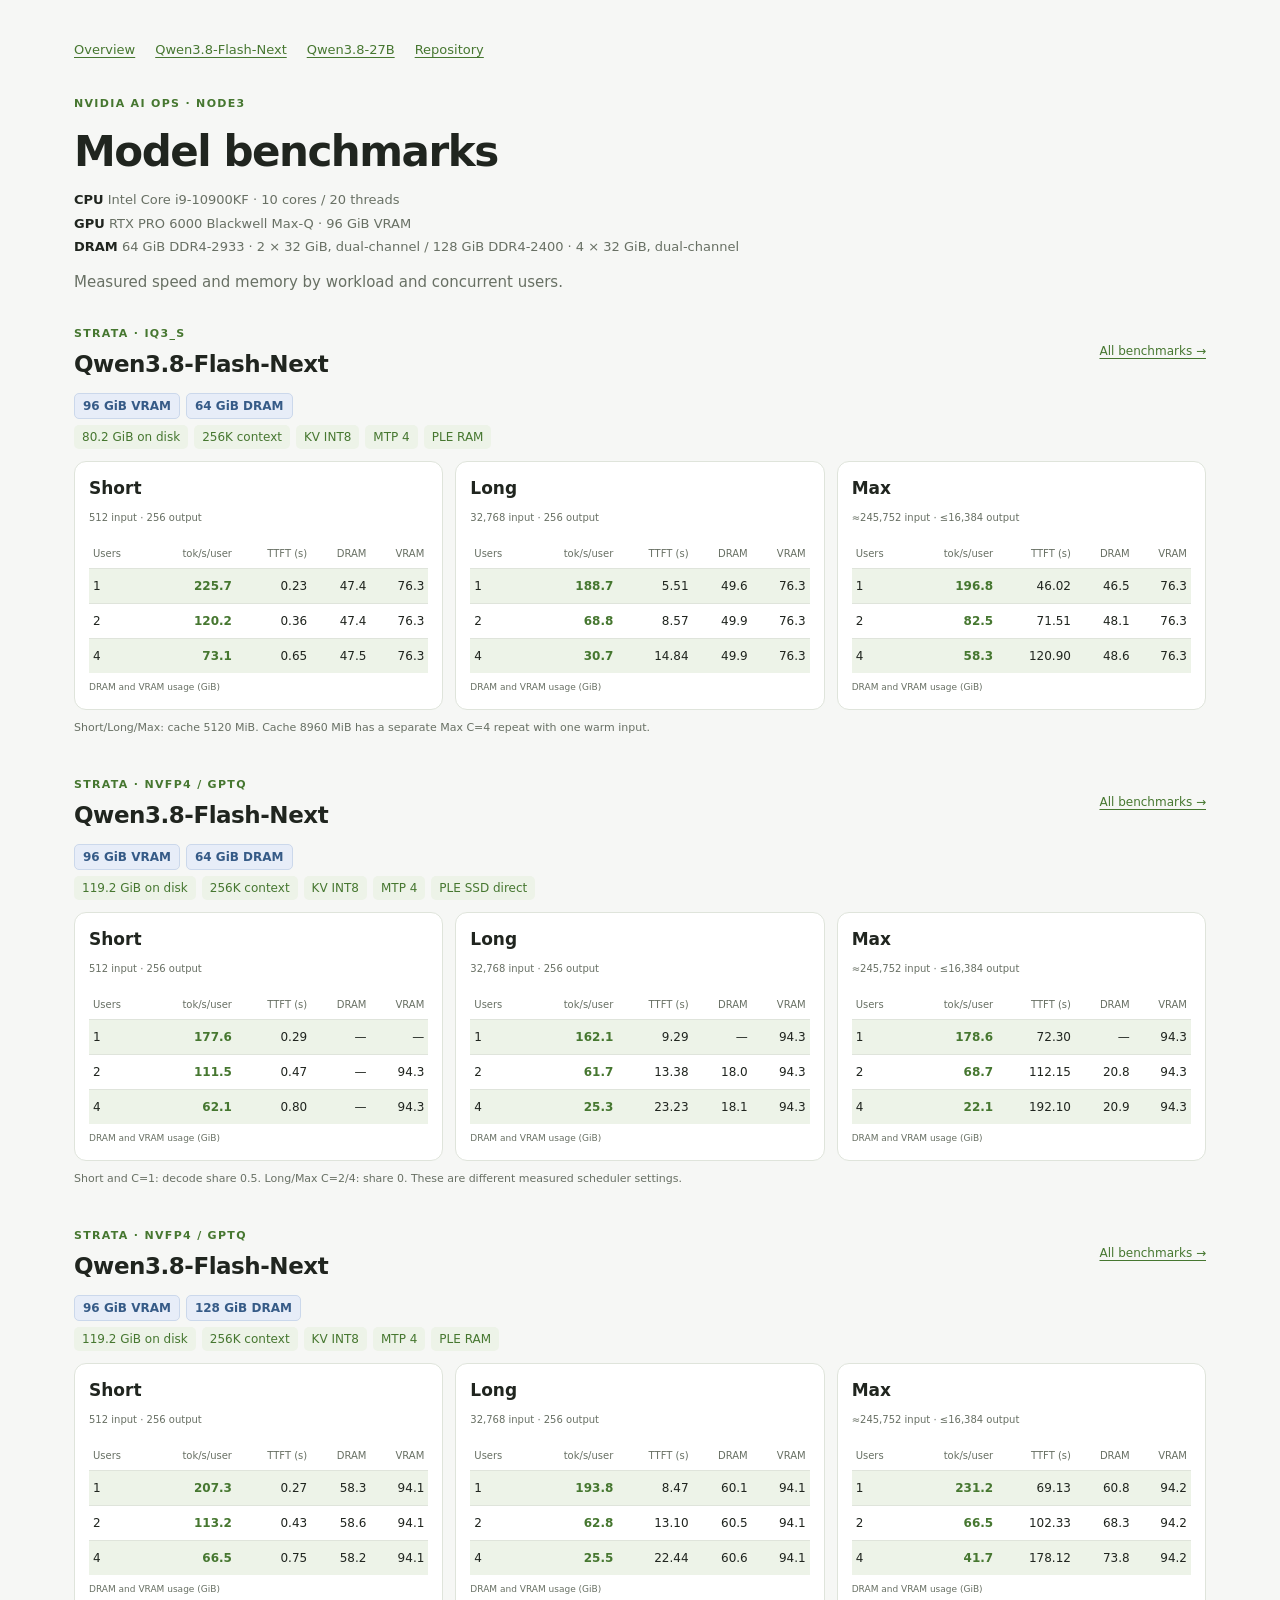
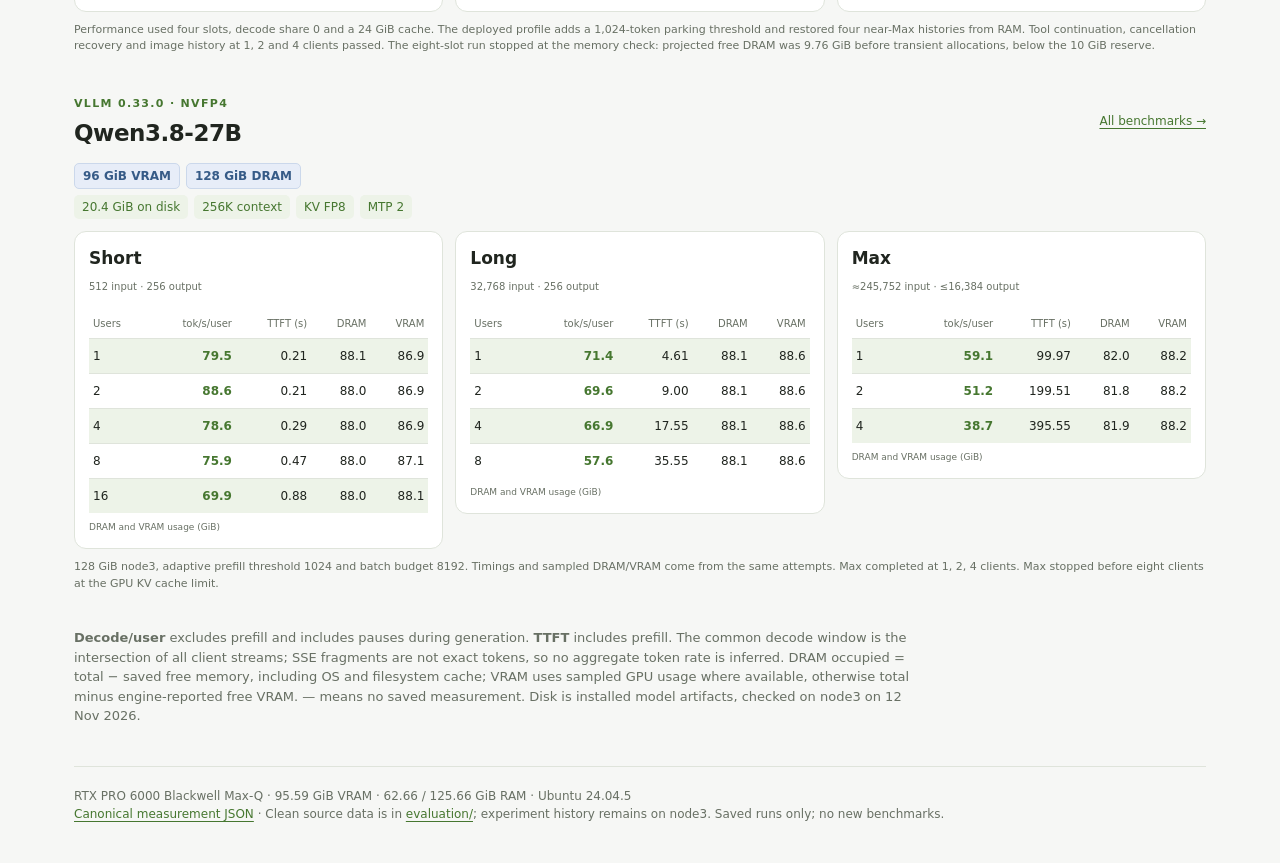
<file: reports/index.html>
<!doctype html>
<html lang="en">
<head>
<meta charset="utf-8">
<meta name="viewport" content="width=device-width, initial-scale=1">
<title>Model benchmarks · NVIDIA AI Ops</title>
<link rel="stylesheet" href="report.css?v=occupied">
<script src="report.js?v=27b-128g-overview" defer>
</script>
</head>
<body data-model="">
<main>
<nav>
<a href="index.html">Overview</a>
<a href="qwen38-flash-next.html">Qwen3.8-Flash-Next</a>
<a href="qwen38-27b.html">Qwen3.8-27B</a>
<a href="https://github.com/romancone/nvidia-ai-ops">Repository</a>
</nav>
<p class="eyebrow">NVIDIA AI Ops · node3</p>
<h1>Model benchmarks</h1>
<div class="platform" data-platform aria-label="Benchmark hardware"></div>
<p class="muted">Measured speed and memory by workload and concurrent users.</p>

<div id="cards" class="cards">
</div>
<p id="loading" class="muted">Loading saved measurements…</p>
<p class="legend">
<strong>Decode/user</strong> excludes prefill and includes pauses during generation. <strong>TTFT</strong> includes prefill. The common decode window is the intersection of all client streams; SSE fragments are not exact tokens, so no aggregate token rate is inferred. DRAM occupied = total − saved free memory, including OS and filesystem cache; VRAM uses sampled GPU usage where available, otherwise total minus engine-reported free VRAM. — means no saved measurement. Disk is installed model artifacts, checked on node3 on 12 Nov 2026.</p>
<footer class="foot"><span data-hardware></span><br>
<a href="../evaluation/benchmark-data.json">Canonical measurement JSON</a> · Clean source data is in <a href="../evaluation/README.md">evaluation/</a>; experiment history remains on node3. Saved runs only; no new benchmarks.</footer>
</main>
</body>
</html>
</file>
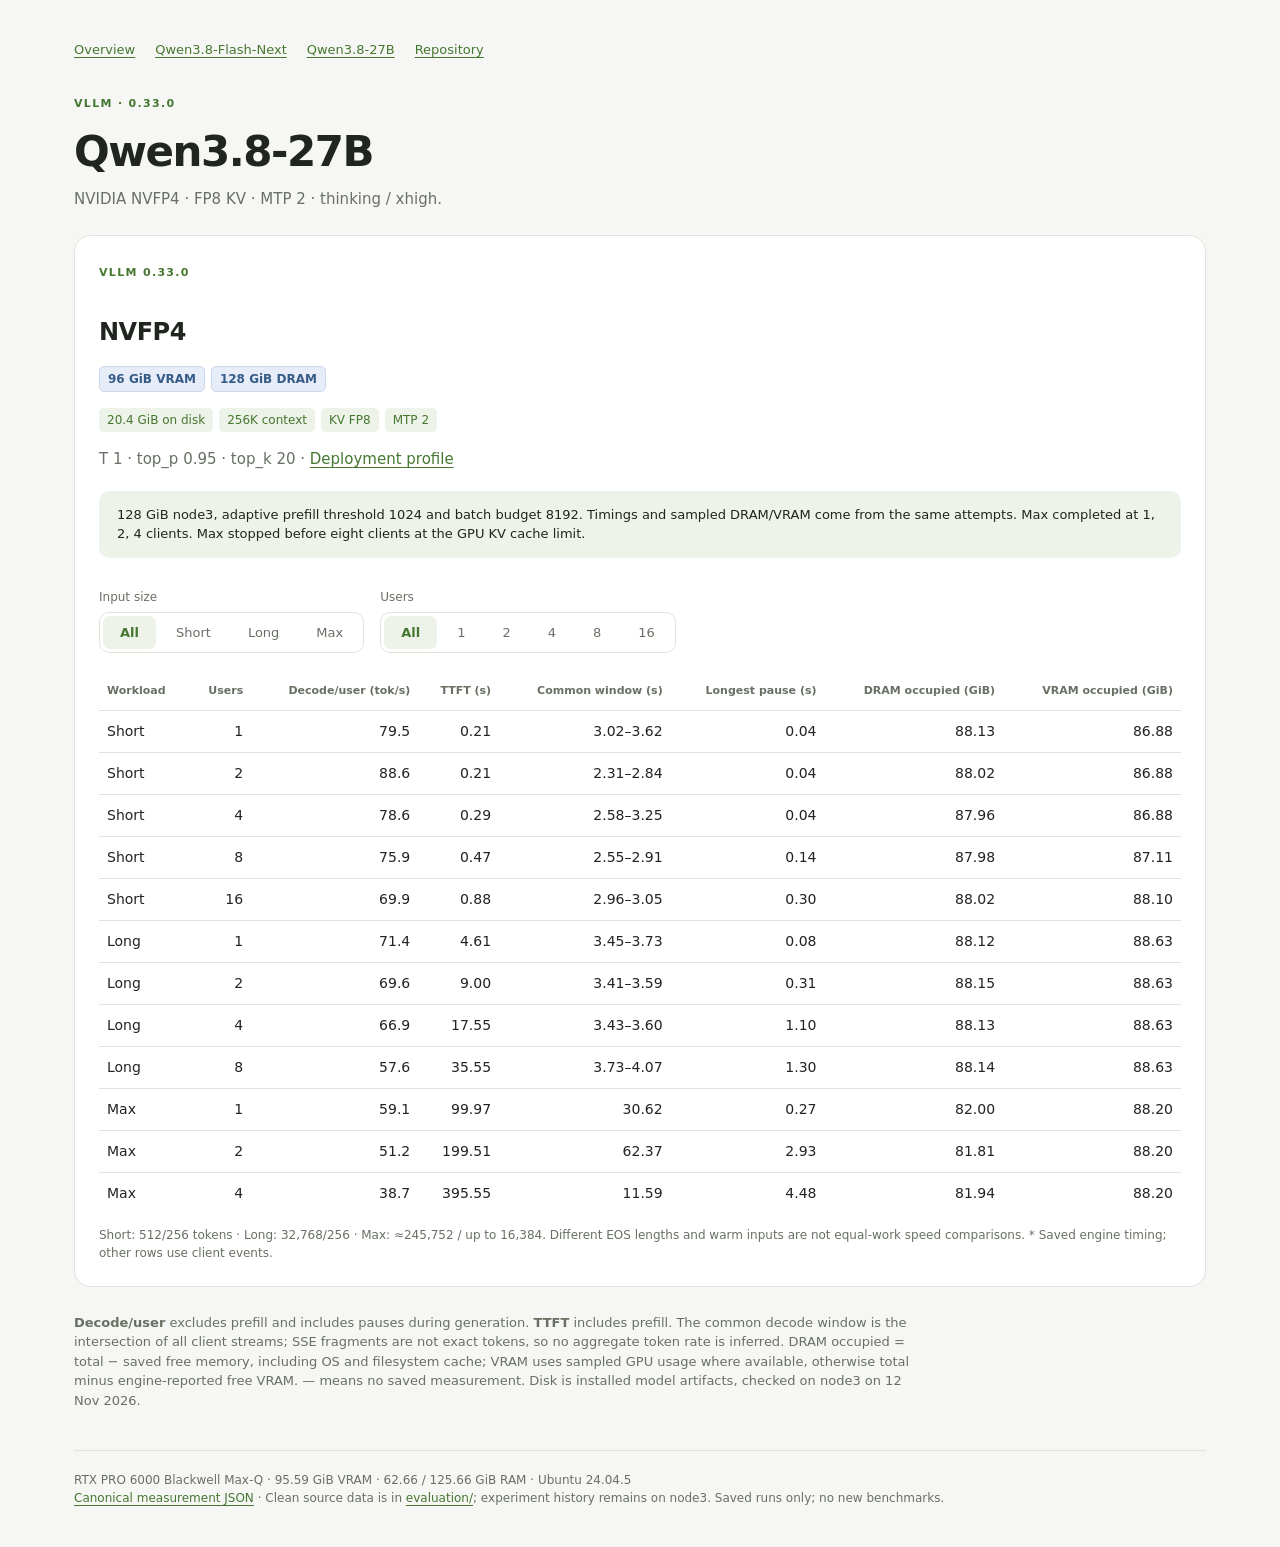
<file: reports/qwen38-27b.html>
<!doctype html>
<html lang="en">
<head>
<meta charset="utf-8">
<meta name="viewport" content="width=device-width, initial-scale=1">
<title>Qwen3.8-27B · NVIDIA AI Ops</title>
<link rel="stylesheet" href="report.css?v=occupied">
<script src="report.js?v=benchmark-tables" defer>
</script>
</head>
<body data-model="qwen38-27b">
<main>
<nav>
<a href="index.html">Overview</a>
<a href="qwen38-flash-next.html">Qwen3.8-Flash-Next</a>
<a href="qwen38-27b.html">Qwen3.8-27B</a>
<a href="https://github.com/romancone/nvidia-ai-ops">Repository</a>
</nav>
<p class="eyebrow">vLLM · 0.33.0</p>
<h1>Qwen3.8-27B</h1>
<p class="muted">NVIDIA NVFP4 · FP8 KV · MTP 2 · thinking / xhigh.</p>
<div id="model-content">
</div>
<p id="loading" class="muted">Loading saved measurements…</p>
<p class="legend">
<strong>Decode/user</strong> excludes prefill and includes pauses during generation. <strong>TTFT</strong> includes prefill. The common decode window is the intersection of all client streams; SSE fragments are not exact tokens, so no aggregate token rate is inferred. DRAM occupied = total − saved free memory, including OS and filesystem cache; VRAM uses sampled GPU usage where available, otherwise total minus engine-reported free VRAM. — means no saved measurement. Disk is installed model artifacts, checked on node3 on 12 Nov 2026.</p>
<footer class="foot"><span data-hardware></span><br>
<a href="../evaluation/benchmark-data.json">Canonical measurement JSON</a> · Clean source data is in <a href="../evaluation/README.md">evaluation/</a>; experiment history remains on node3. Saved runs only; no new benchmarks.</footer>
</main>
</body>
</html>
</file>
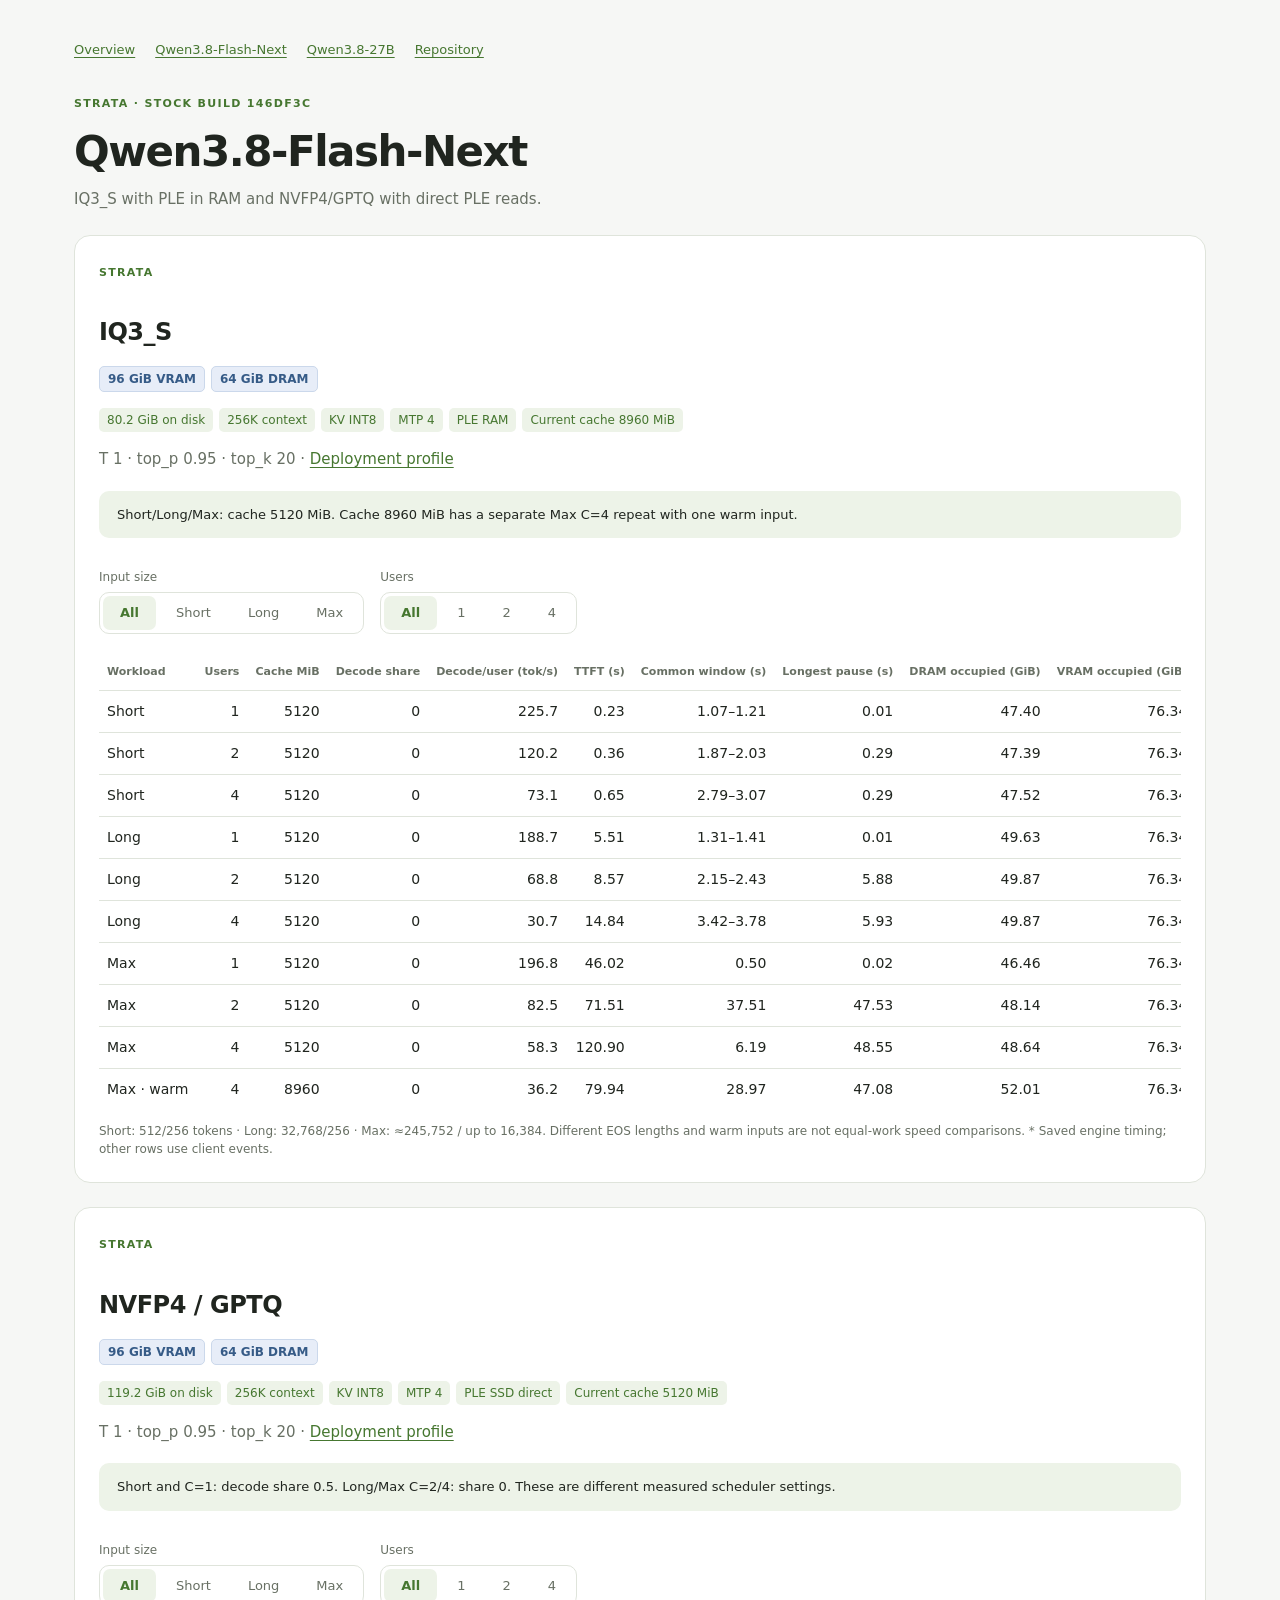
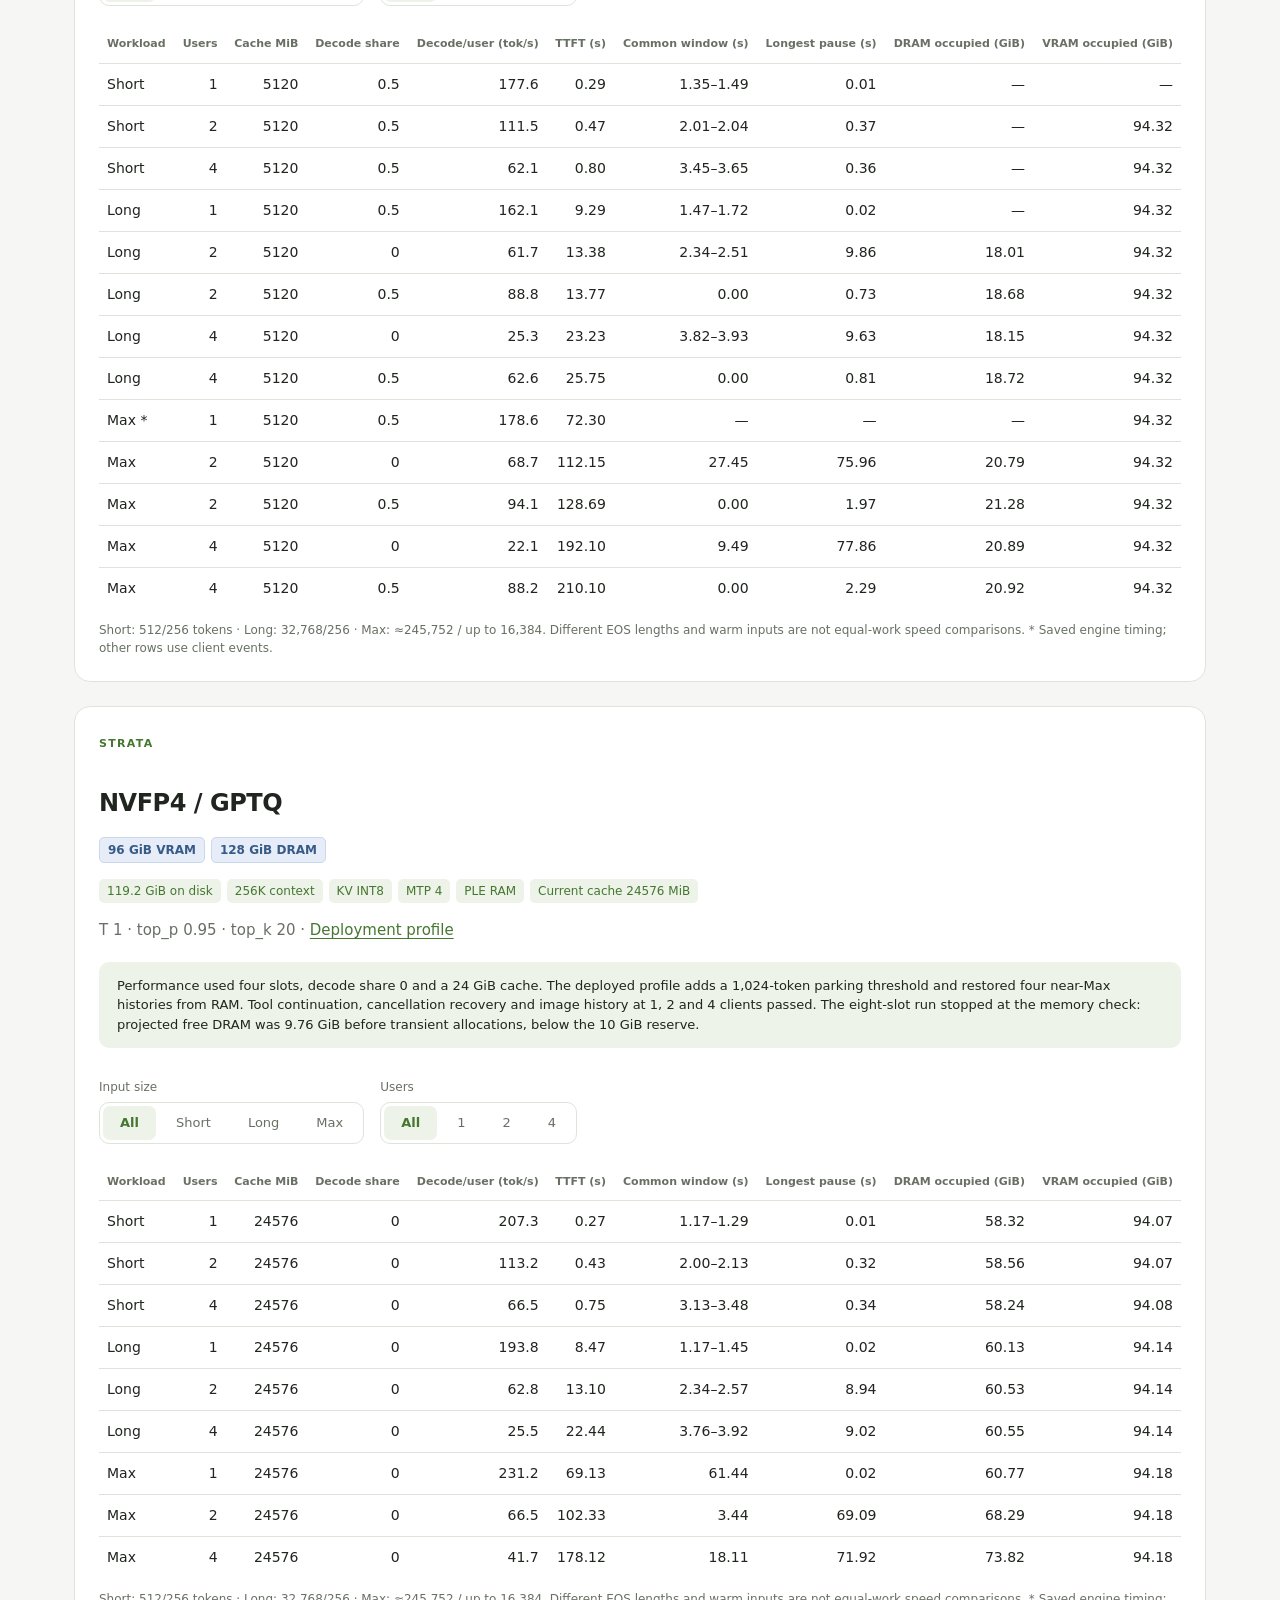
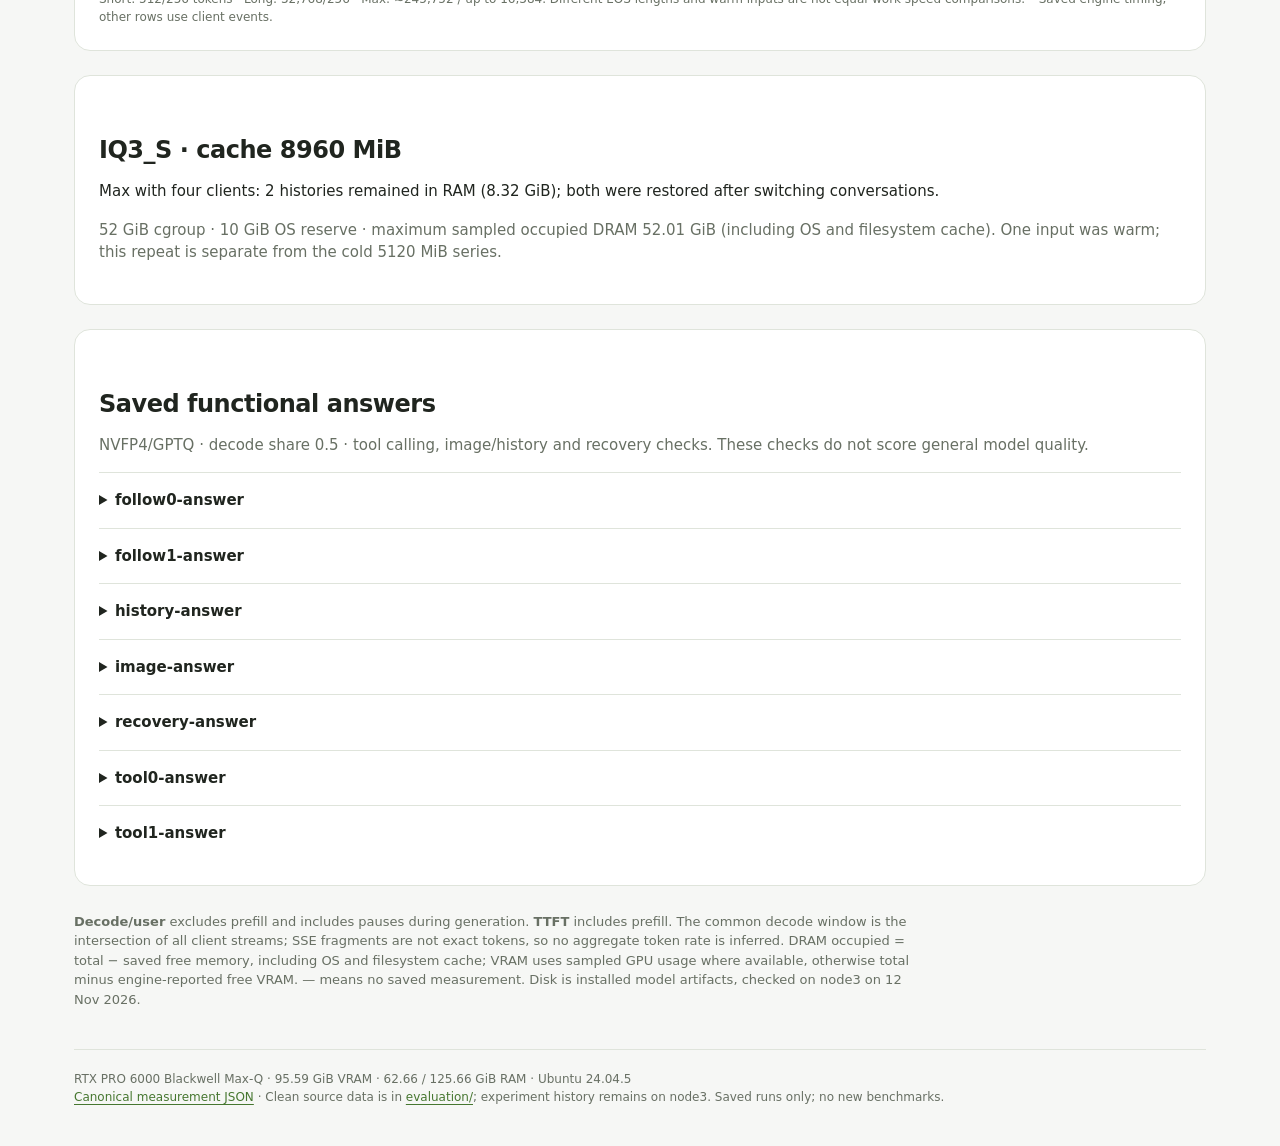
<file: reports/qwen38-flash-next.html>
<!doctype html>
<html lang="en">
<head>
<meta charset="utf-8">
<meta name="viewport" content="width=device-width, initial-scale=1">
<title>Qwen3.8-Flash-Next · NVIDIA AI Ops</title>
<link rel="stylesheet" href="report.css?v=occupied">
<script src="report.js?v=occupied" defer>
</script>
</head>
<body data-model="qwen38-flash-next">
<main>
<nav>
<a href="index.html">Overview</a>
<a href="qwen38-flash-next.html">Qwen3.8-Flash-Next</a>
<a href="qwen38-27b.html">Qwen3.8-27B</a>
<a href="https://github.com/romancone/nvidia-ai-ops">Repository</a>
</nav>
<p class="eyebrow">Strata · stock build 146df3c</p>
<h1>Qwen3.8-Flash-Next</h1>
<p class="muted">IQ3_S with PLE in RAM and NVFP4/GPTQ with direct PLE reads.</p>
<div id="model-content">
</div>
<p id="loading" class="muted">Loading saved measurements…</p>
<p class="legend">
<strong>Decode/user</strong> excludes prefill and includes pauses during generation. <strong>TTFT</strong> includes prefill. The common decode window is the intersection of all client streams; SSE fragments are not exact tokens, so no aggregate token rate is inferred. DRAM occupied = total − saved free memory, including OS and filesystem cache; VRAM uses sampled GPU usage where available, otherwise total minus engine-reported free VRAM. — means no saved measurement. Disk is installed model artifacts, checked on node3 on 12 Nov 2026.</p>
<footer class="foot"><span data-hardware></span><br>
<a href="../evaluation/benchmark-data.json">Canonical measurement JSON</a> · Clean source data is in <a href="../evaluation/README.md">evaluation/</a>; experiment history remains on node3. Saved runs only; no new benchmarks.</footer>
</main>
</body>
</html>
</file>
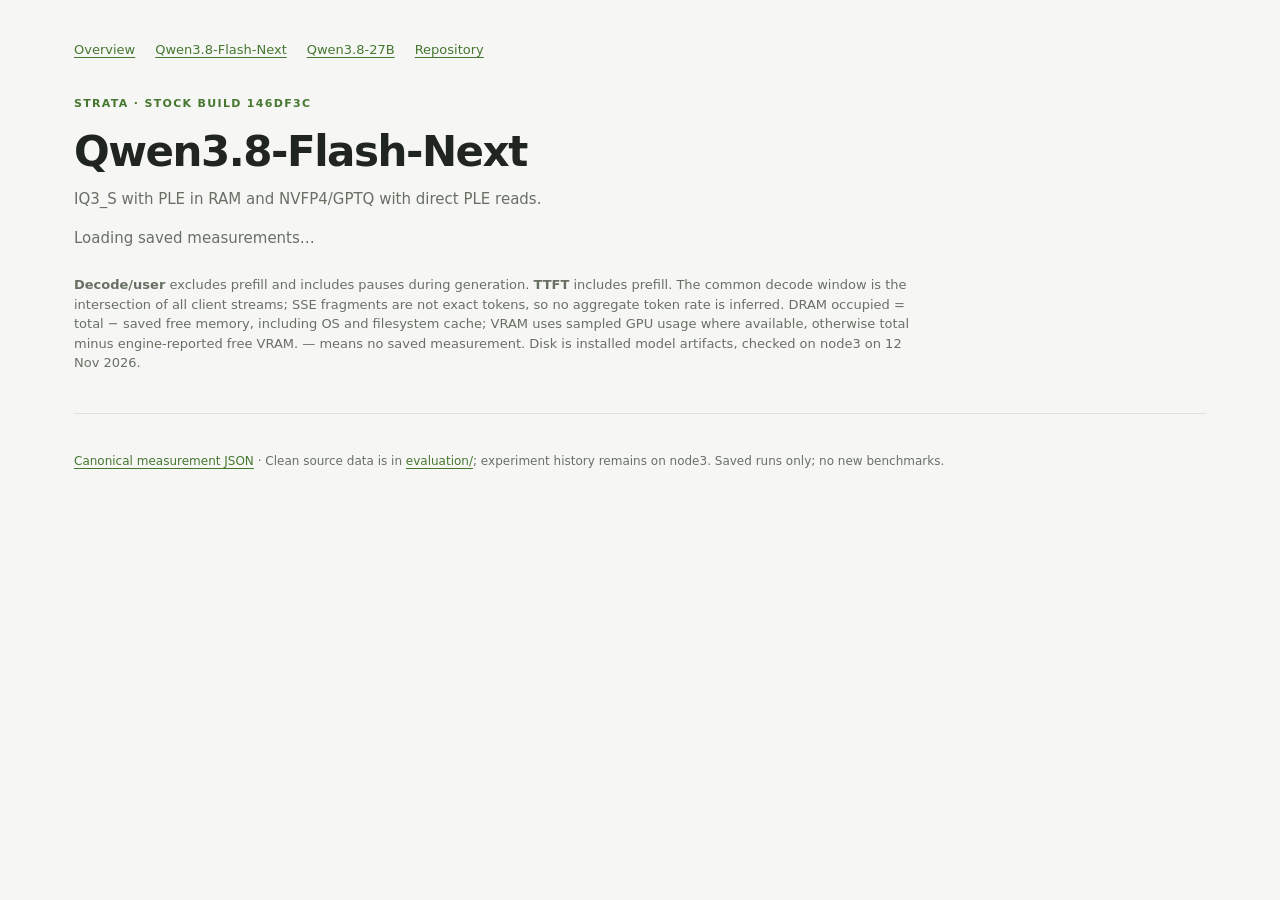
<file: reports/strata.html>
<!doctype html>
<html lang="en">
<head>
  <meta charset="utf-8">
  <meta name="viewport" content="width=device-width, initial-scale=1">
  <meta http-equiv="refresh" content="0; url=qwen38-flash-next.html">
  <title>Qwen3.8 Flash-Next benchmarks</title>
</head>
<body>
  <p><a href="qwen38-flash-next.html">Qwen3.8 Flash-Next benchmarks</a></p>
</body>
</html>
</file>
<file: reports/report.css>
:root {
  color-scheme:light dark;
  --bg:#f6f7f5;
  --panel:#fff;
  --text:#20251f;
  --muted:#687064;
  --line:#dfe4db;
  --accent:#467730;
  --soft:#edf3e8
}

@media(prefers-color-scheme:dark) {
  :root {
  --bg:#151914;
  --panel:#1d231c;
  --text:#eef2ea;
  --muted:#a5afa0;
  --line:#343e30;
  --accent:#b2d797;
  --soft:#293724
}

}

* {
  box-sizing:border-box
}
body {
  margin:0;
  background:var(--bg);
  color:var(--text);
  font:15px/1.5 system-ui,sans-serif
}
main {
  max-width:1180px;
  margin:auto;
  padding:40px 24px
}
a {
  color:var(--accent);
  text-underline-offset:3px
}
nav {
  display:flex;
  gap:20px;
  flex-wrap:wrap;
  margin-bottom:36px;
  font-size:13px
}
h1 {
  font-size:clamp(28px,4vw,42px);
  line-height:1.15;
  letter-spacing:-.035em;
  margin:0 0 12px
}
h2 {
  font-size:24px;
  letter-spacing:-.02em;
  margin:32px 0 12px
}
h3 {
  font-size:20px;
  margin:6px 0 12px
}
p {
  margin:8px 0 16px
}
.muted,.note {
  color:var(--muted)
}
.eyebrow {
  text-transform:uppercase;
  letter-spacing:.12em;
  font-size:11px;
  font-weight:700;
  color:var(--accent)
}
.toolbar {
  display:flex;
  flex-wrap:wrap;
  gap:16px;
  align-items:center;
  margin:30px 0 20px
}
.seg {
  display:inline-flex;
  border:1px solid var(--line);
  padding:3px;
  border-radius:10px;
  gap:3px
}
.seg button {
  font:inherit;
  font-size:13px;
  border:0;
  border-radius:7px;
  padding:7px 17px;
  background:transparent;
  color:var(--muted);
  cursor:pointer
}
.seg button[aria-pressed=true] {
  background:var(--soft);
  color:var(--accent);
  font-weight:650
}
.cards {
  display:grid;
  grid-template-columns:repeat(3,minmax(0,1fr));
  gap:16px
}
.card,section.panel {
  padding:24px;
  background:var(--panel);
  border:1px solid var(--line);
  border-radius:16px
}
.card h2 {
  font-size:21px;
  margin:8px 0 4px
}
.chips {
  display:flex;
  gap:6px;
  flex-wrap:wrap;
  margin:16px 0
}
.chip {
  padding:3px 8px;
  border-radius:5px;
  background:var(--soft);
  color:var(--accent);
  font-size:12px;
  white-space:nowrap
}
table {
  border-collapse:collapse;
  width:100%;
  font-variant-numeric:tabular-nums
}
th,td {
  text-align:right;
  padding:10px 8px;
  border-bottom:1px solid var(--line);
  white-space:nowrap
}
th {
  font-size:11px;
  font-weight:600;
  color:var(--muted)
}
th:first-child,td:first-child {
  text-align:left
}
td {
  font-size:14px
}
tbody tr:last-child td {
  border-bottom:0
}
.card td {
  font-size:19px
}
.card td:first-child {
  font-size:14px
}
.card .note {
  font-size:12px;
  min-height:72px;
  margin-top:16px
}
.card footer {
  margin-top:18px;
  font-size:13px
}
.table-wrap {
  overflow-x:auto
}
.caption {
  font-size:12px;
  color:var(--muted);
  margin:12px 0 0
}
.legend {
  max-width:850px;
  margin:26px 0;
  font-size:13px;
  color:var(--muted)
}
details {
  border-top:1px solid var(--line);
  padding:16px 0
}
summary {
  cursor:pointer;
  font-weight:600
}
pre {
  white-space:pre-wrap;
  overflow-wrap:anywhere;
  background:var(--soft);
  padding:16px;
  border-radius:8px;
  font-size:13px
}
img {
  max-width:320px;
  width:100%;
  border-radius:8px
}
code {
  overflow-wrap:anywhere;
  font-size:12px
}
.notice {
  padding:14px 18px;
  background:var(--soft);
  border-radius:10px;
  font-size:13px;
  margin:20px 0
}
.panel {
  margin:24px 0
}
.badge {
  color:var(--accent);
  font-size:12px
}
.empty {
  color:var(--muted);
  padding:24px 0
}
.foot {
  margin-top:40px;
  padding-top:20px;
  border-top:1px solid var(--line);
  font-size:12px;
  color:var(--muted)
}
@media(max-width:900px) {
  .cards {
  grid-template-columns:1fr
}
.card .note {
  min-height:0
}
.card {
  padding:20px
}

}
@media(max-width:500px) {
  main {
  padding:24px 16px
}
nav {
  gap:12px;
  margin-bottom:24px
}
section.panel {
  padding:16px
}
.seg button {
  padding:7px 12px
}

}

.filter-label {
  display: block;
  margin-bottom: 6px;
  color: var(--muted);
  font-size: 12px;
}
[hidden] { display: none !important; }

#cards { display:block }
.model-group { margin:28px 0 36px }
.model-heading { display:flex; justify-content:space-between; align-items:center; gap:12px }
.model-heading h2 { margin:3px 0 0; font-size:23px }
.model-heading a { font-size:12px; white-space:nowrap }
.model-group .chips { margin:12px 0 }
.workload-cards { display:grid; grid-template-columns:repeat(3,minmax(0,1fr)); gap:12px; align-items:start }
.workload-cards .card { padding:14px; border-radius:12px }
.workload-heading h3 { font-size:17px; margin:0 0 3px }
.budget { font-size:10px; color:var(--muted) }
.card-table { margin:12px 0 8px }
.card-table th { font-size:10px; padding:7px 4px; font-weight:500 }
.card-table td,.card-table td:first-child { font-size:12px; padding:8px 4px }
.card-table .speed { font-weight:650; color:var(--accent) }
.card-table tbody tr:nth-child(odd) { background:var(--soft) }
.card-table .unmeasured { text-align:center; color:var(--muted); padding:18px 4px }
.memory-label { font-size:9px; color:var(--muted); margin:0 }
.model-group > .note { font-size:11px; margin:10px 0 0 }
@media(max-width:1000px) { .workload-cards { gap:8px; grid-template-columns:repeat(3,minmax(215px,1fr)); overflow-x:auto } .workload-cards .card { padding:10px 8px } .card-table th { font-size:9px; padding:6px 2px } .card-table td,.card-table td:first-child { font-size:11px; padding:7px 2px } }
@media(max-width:500px) { .model-heading { align-items:flex-start; flex-direction:column; gap:6px } }

.hardware-chip { background:#e7edf8; color:#365b87; border:1px solid #cbd8eb; font-weight:600 }
.platform { display:grid; gap:4px; margin:14px 0; font-size:13px; color:var(--muted) }
.platform strong { color:var(--text); font-weight:600 }
.model-group .hardware-row { margin-bottom:6px }
.hardware-row + .chips { margin-top:0 }
@media(prefers-color-scheme:dark) { .hardware-chip { background:#243348; color:#b4cff2; border-color:#3c526f } }

@media(max-width:700px) {
  .workload-cards { grid-template-columns:minmax(0,1fr); overflow-x:visible }
}
</file>
